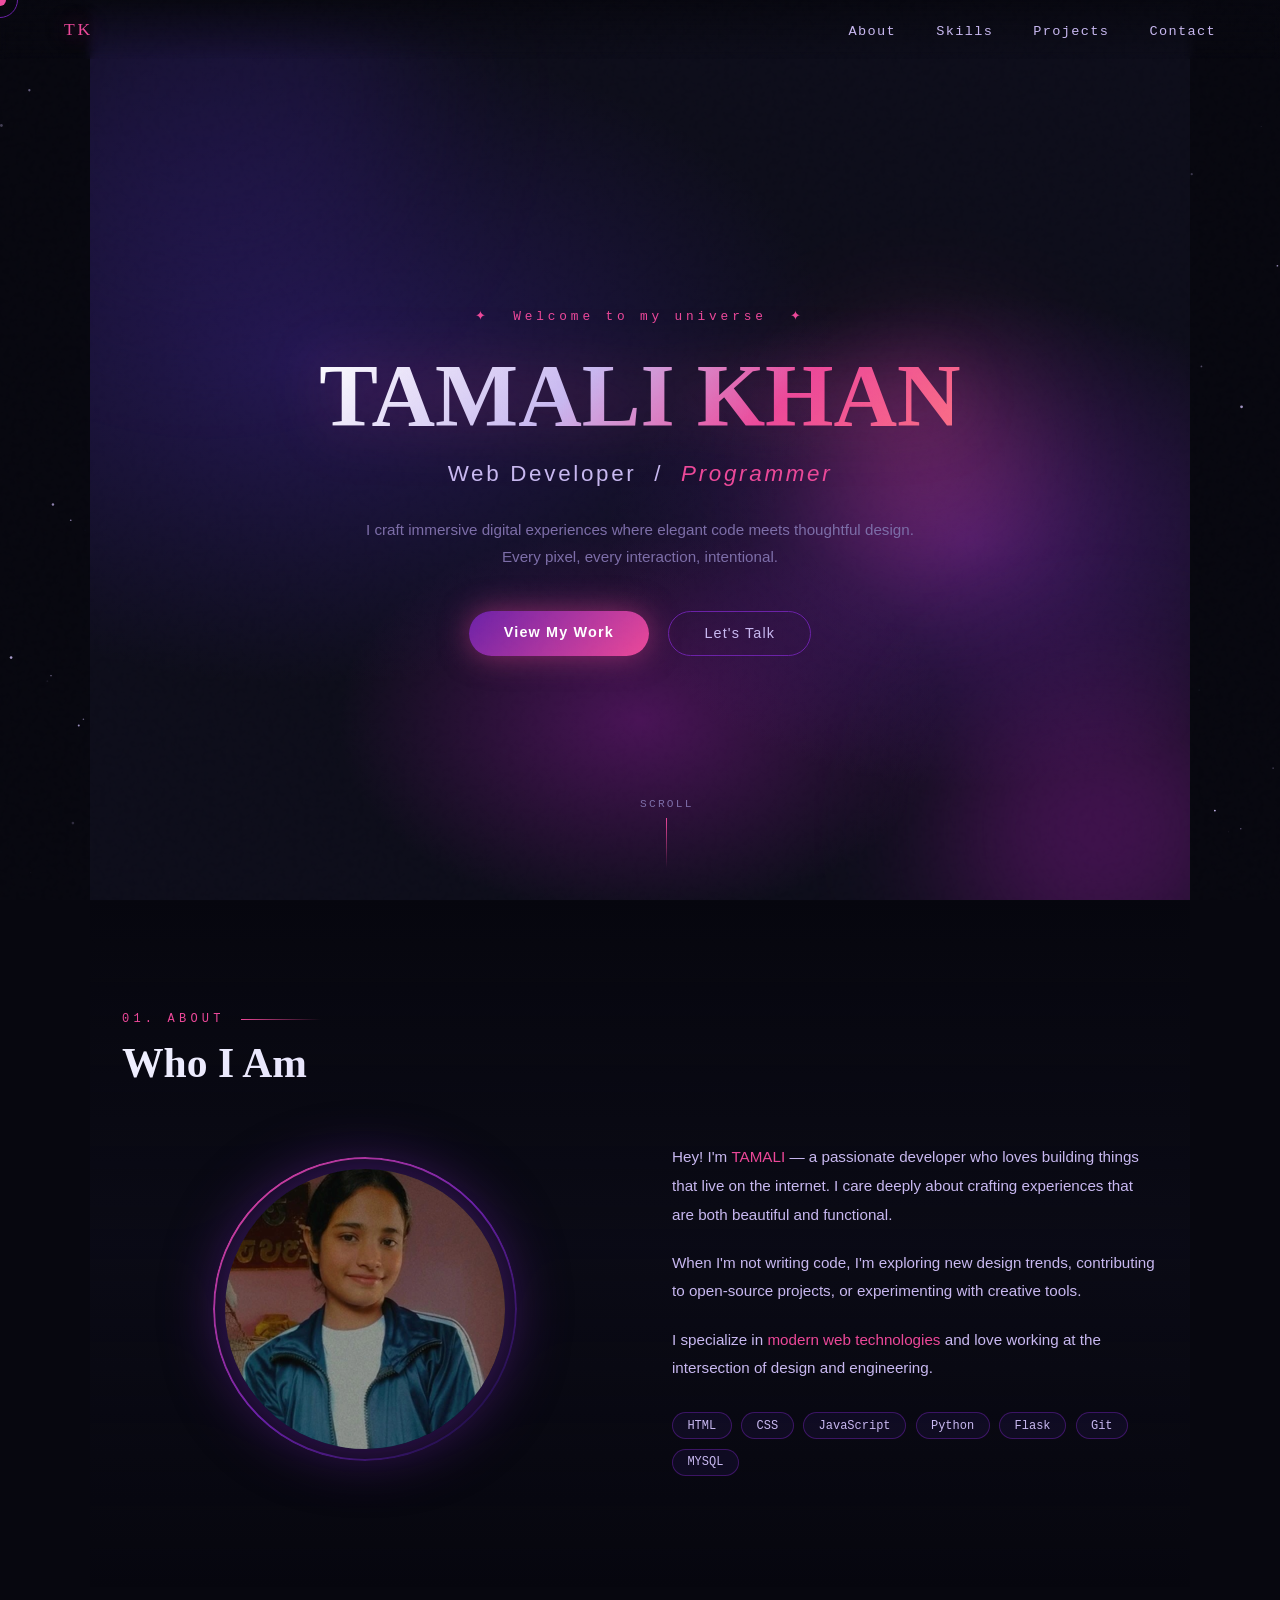
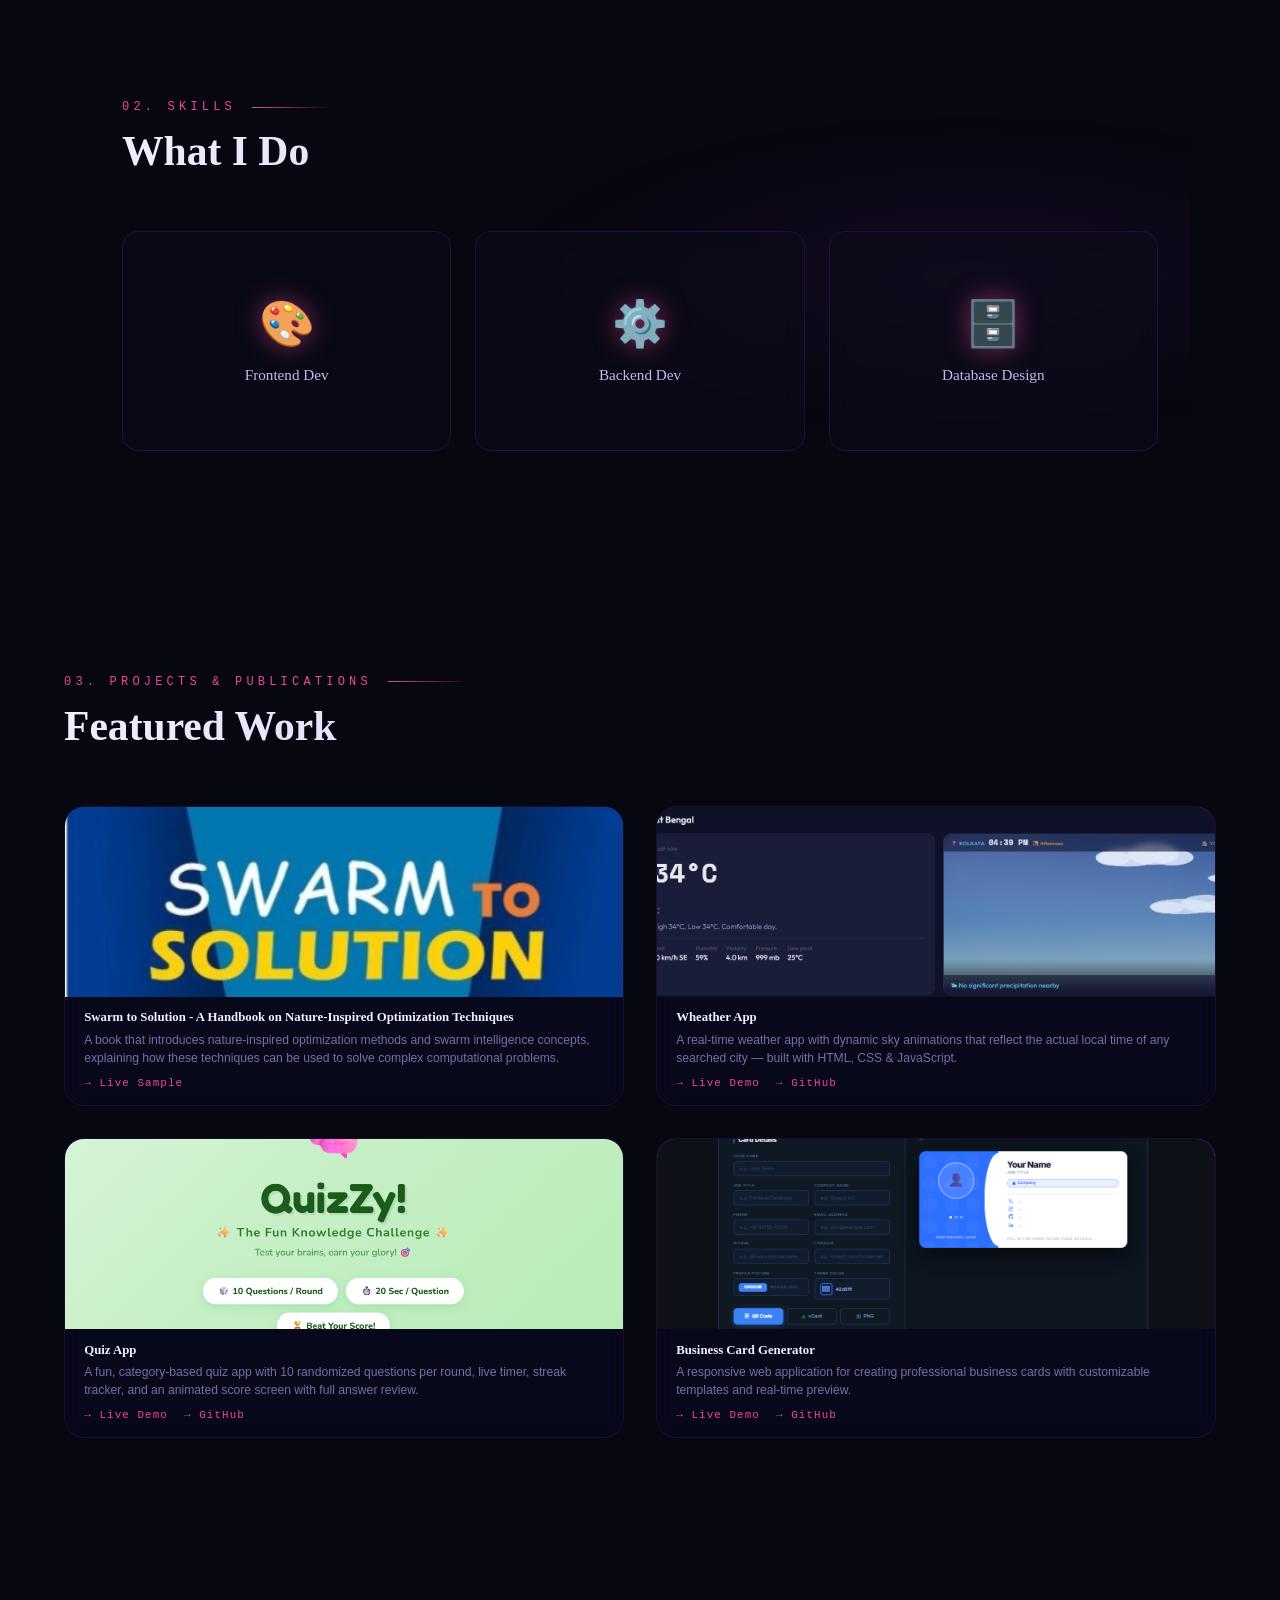
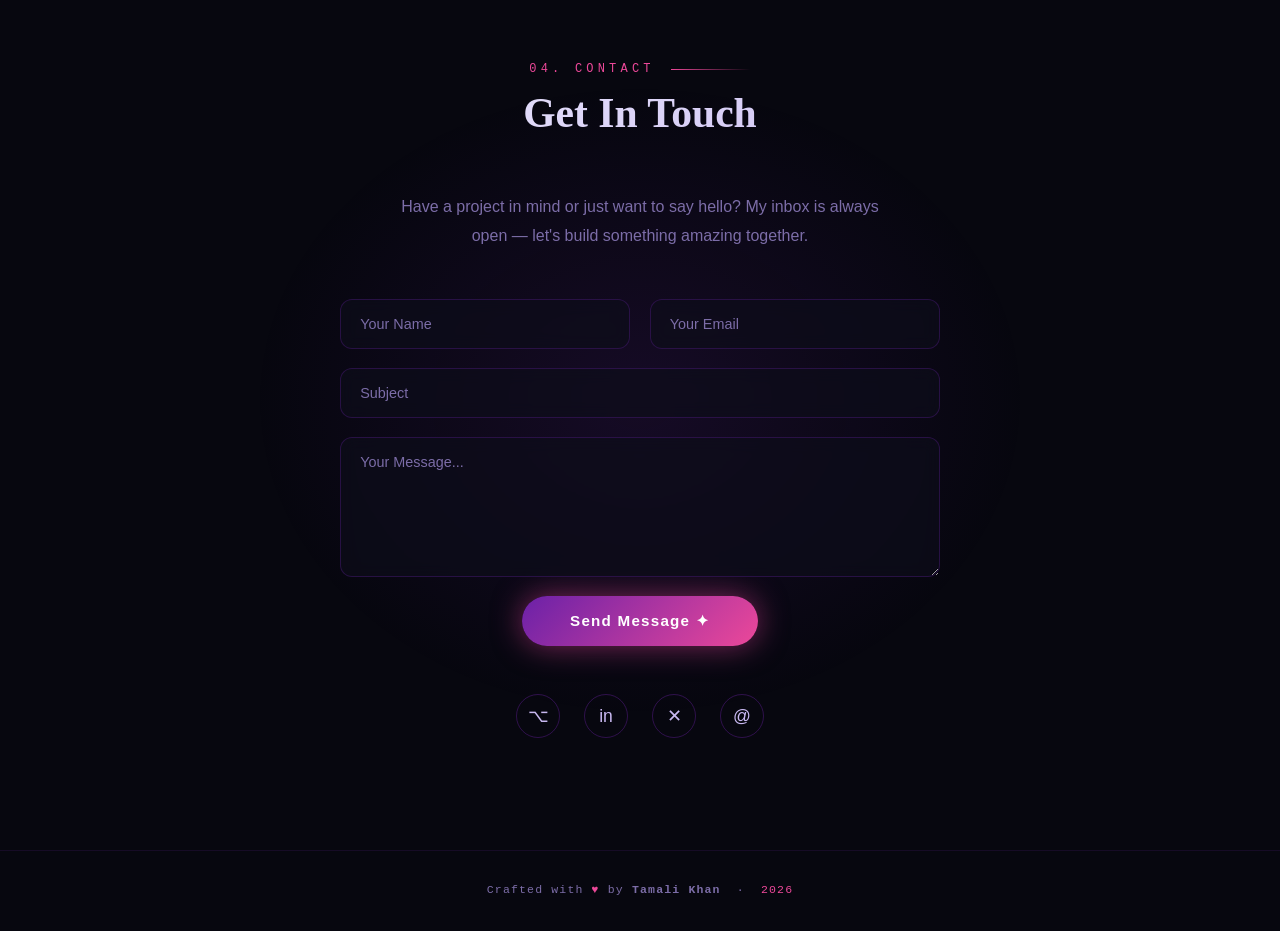
<file: frontend/index.html>
<!DOCTYPE html>
<html lang="en">
<head>
  <meta charset="UTF-8" />
  <meta name="viewport" content="width=device-width, initial-scale=1.0"/>
  <title>Portfolio</title>
  <link rel="stylesheet" href="style.css">
  
 
</head>
<body>

<!-- Custom cursor -->
<div class="cursor" id="cursor"></div>
<div class="cursor-ring" id="cursorRing"></div>

<!-- Stars -->
<canvas class="stars-canvas" id="stars"></canvas>

<!-- NAV -->
<nav>
  <div class="nav-logo">TK</div>
  <ul>
    <li><a href="#about">About</a></li>
    <li><a href="#skills">Skills</a></li>
    <li><a href="#projects">Projects</a></li>
    <li><a href="#contact">Contact</a></li>
  </ul>
</nav>

<!-- HERO -->
<section id="hero">
  <div class="orb orb-1"></div>
  <div class="orb orb-2"></div>
  <div class="orb orb-3"></div>
  <div class="hero-content">
    <p class="hero-tag">✦ &nbsp;Welcome to my universe&nbsp; ✦</p>
    <h1 class="hero-name">TAMALI KHAN</h1>
    <p class="hero-title">Web Developer &nbsp;/&nbsp; <span>Programmer</span></p>
    <p class="hero-desc">I craft immersive digital experiences where elegant code meets thoughtful design. Every pixel, every interaction, intentional.</p>
    <div class="hero-btns">
      <a href="#projects" class="btn-primary">View My Work</a>
      <a href="#contact" class="btn-outline">Let's Talk</a>
    </div>
  </div>
  <div class="scroll-hint">
    <span>SCROLL</span>
    <div class="scroll-line"></div>
  </div>
</section>

<!-- ABOUT -->
<section id="about">
  <p class="section-label reveal">01. ABOUT</p>
  <h2 class="section-title reveal">Who I Am</h2>
  <div class="about-grid">
    <div class="about-visual reveal">
      <div class="avatar-wrap">
        <div class="avatar-ring"></div>
        <div class="avatar-inner"><img src="myimg.png" alt=""></div>
      </div>
    </div>
    <div class="about-text reveal">
      <p>Hey! I'm <strong>TAMALI</strong> — a passionate developer who loves building things that live on the internet. I care deeply about crafting experiences that are both beautiful and functional.</p>
      <p>When I'm not writing code, I'm exploring new design trends, contributing to open-source projects, or experimenting with creative tools.</p>
      <p>I specialize in <strong>modern web technologies</strong> and love working at the intersection of design and engineering.</p>
      <div class="tech-chips">
        <span class="chip">HTML</span>
        <span class="chip">CSS</span>
        <span class="chip">JavaScript</span>
        <span class="chip">Python</span>
        <span class="chip">Flask</span>
        <span class="chip">Git</span>
        <span class="chip">MYSQL</span>
      </div>
    </div>
  </div>
</section>

<!-- SKILLS -->
<section id="skills">
  <p class="section-label reveal">02. SKILLS</p>
  <h2 class="section-title reveal">What I Do</h2>
  <div class="skills-grid">

    <div class="skill-card reveal">
      <div class="skill-card-inner">
        <div class="skill-front">
          <div class="skill-icon">🎨</div>
          <div class="skill-name">Frontend Dev</div>
        </div>
        <div class="skill-back">
          <div class="skill-name">Frontend Dev</div>
          <ul>
            <li>HTML</li>
            <li>CSS</li>
            <li>JavaScript</li>
          </ul>
        </div>
      </div>
    </div>

    <div class="skill-card reveal">
      <div class="skill-card-inner">
        <div class="skill-front">
          <div class="skill-icon">⚙️</div>
          <div class="skill-name">Backend Dev</div>
        </div>
        <div class="skill-back">
          <div class="skill-name">Backend Dev</div>
          <ul>
            <li>Python</li>
            <li>Flask</li>
          </ul>
        </div>
      </div>
    </div>

    <div class="skill-card reveal">
      <div class="skill-card-inner">
        <div class="skill-front">
          <div class="skill-icon">🗄️</div>
          <div class="skill-name">Database Design</div>
        </div>
        <div class="skill-back">
          <div class="skill-name">Database Design</div>
          <ul>
            <li>MySQL</li>
          </ul>
        </div>
      </div>
    </div>

  </div>
</section>

<!-- PROJECTS -->
<section id="projects">
  <p class="section-label reveal">03. PROJECTS & PUBLICATIONS</p>
  <h2 class="section-title reveal">Featured Work</h2>
  <div class="projects-grid">

        <div class="project-card reveal">
      <div class="project-thumb">
        <div class="project-thumb-bg" style="background:linear-gradient(135deg,#2d1b69,#a21caf);"></div>
        <span class="project-badge">Book</span>
        <div class="project-num"><img src="book2.png" alt="Project Image"></div>
      </div>
      <div class="project-body">
        <h3 class="project-title">Swarm to Solution - A Handbook on Nature-Inspired Optimization Techniques</h3>
        <p class="project-desc">A book that introduces nature-inspired optimization methods and swarm intelligence concepts, explaining how these techniques can be used to solve complex computational problems.</p>
        <div class="project-links">
          <a href="https://bit.ly/4q809la" class="project-link">→ Live Sample</a>
        </div>
      </div>
    </div>

    <div class="project-card reveal">
      <div class="project-thumb">
        <div class="project-thumb-bg" style="background:linear-gradient(135deg,#1a1a4e,#6b21a8);"></div>
        <div class="project-num"><img src="wheather.png" alt="Project Image"></div>
        <span class="project-badge">Web App</span>
      </div>
      <div class="project-body">
        <h3 class="project-title">Wheather App</h3>
        <p class="project-desc">A real-time weather app with dynamic sky animations that reflect the actual local time of any searched city — built with HTML, CSS & JavaScript.</p>
        <div class="project-links">
          <a href="https://weather-app-psi-self-93.vercel.app/" class="project-link">→ Live Demo</a>
          <a href="https://github.com/Tamali2005/Weather-App" class="project-link">→ GitHub</a>
        </div>
      </div>
    </div>

    <div class="project-card reveal">
      <div class="project-thumb">
        <div class="project-thumb-bg" style="background:linear-gradient(135deg,#1a1a4e,#6b21a8);"></div>
        <div class="project-num"><img src="quizzy.png" alt="Project Image"></div>
        <span class="project-badge">Web App</span>
      </div>
      <div class="project-body">
        <h3 class="project-title">Quiz App</h3>
        <p class="project-desc">A fun, category-based quiz app with 10 randomized questions per round, live timer, streak tracker, and an animated score screen with full answer review.</p>
        <div class="project-links">
          <a href="https://quize-app-umber.vercel.app/" class="project-link">→ Live Demo</a>
          <a href="https://github.com/Tamali2005/Quize-App" class="project-link">→ GitHub</a>
        </div>
      </div>
    </div>

    <div class="project-card reveal">
      <div class="project-thumb">
        <div class="project-thumb-bg" style="background:linear-gradient(135deg,#a21caf,#ec4899);"></div>
        <div class="project-num"><img src="card.png" alt="Project Image"></div>
        <span class="project-badge">Frontend Design</span>
      </div>
      <div class="project-body">
        <h3 class="project-title">Business Card Generator</h3>
        <p class="project-desc">A responsive web application for creating professional business cards with customizable templates and real-time preview.</p>
        <div class="project-links">
          <a href="https://digital-card-sepia-delta.vercel.app/" class="project-link">→ Live Demo</a>
          <a href="https://github.com/Tamali2005/DigitalCard" class="project-link">→ GitHub</a>
        </div>
      </div>
    </div>

    <!-- <div class="project-card reveal">
      <div class="project-thumb">
        <div class="project-thumb-bg" style="background:linear-gradient(135deg,#1a1a4e,#6b21a8);"></div>
        <div class="project-num"><img src="appimg.png" alt="Project Image"></div>
        <span class="project-badge">Web App</span>
      </div>
      <div class="project-body">
        <h3 class="project-title">Student Complaint Management System</h3>
        <p class="project-desc">A web application built with Flask and vanila JS Features real-time data and a beautiful dashboard interface.</p>
        <div class="project-links">
          <a href="https://techsprint-project-2-0-3mfz.vercel.app/" class="project-link">→ Live Demo</a>
          <a href="https://github.com/Tamali2005/techsprint-Project-2.0" class="project-link">→ GitHub</a>
        </div>
      </div>
    </div> -->

  </div>
</section>

<!-- CONTACT -->
<section id="contact">
  <p class="section-label reveal" style="justify-content:center;">04. CONTACT</p>
  <h2 class="section-title reveal">Get In Touch</h2>
  <p class="contact-subtitle reveal">Have a project in mind or just want to say hello? My inbox is always open — let's build something amazing together.</p>
  <form action="https://formspree.io/f/mkoqykjj" id="contact-form" class="contact-form reveal" method="POST">
    <div class="form-row">
  
      <input type="text" class="form-input" name="name" placeholder="Your Name" required />
      
      <input type="email" class="form-input" name="email" placeholder="Your Email" required />
    </div>

      <input type="text" class="form-input" name="subject" placeholder="Subject" />
      
      <textarea name="message" class="form-textarea" placeholder="Your Message..." required></textarea>
      
      <button type="submit" class="form-submit">Send Message ✦</button>

</form>
      <!-- <input type="text" class="form-input" placeholder="Your Name" />
      <input type="email" class="form-input" placeholder="Your Email" />
    </div>
    <input type="text" class="form-input" placeholder="Subject" />
    <textarea class="form-textarea" placeholder="Your Message..."></textarea>
    <button type="submit" class="form-submit">Send Message ✦</button> -->
  </form>

  <p id="success-msg" style="display:none; color: lightgreen; text-align:center;">
  ✅ Message sent successfully!
</p>
  <div class="social-row reveal">
    <a href="https://github.com/Tamali2005" class="social-link" title="GitHub">⌥</a>
    <a href="https://www.linkedin.com/in/tamali-khan-51981830a/" class="social-link" title="LinkedIn">in</a>
    <a href="https://x.com/TamaliKhan" class="social-link" title="Twitter">✕</a>
    <a href="mailto:tamalikhan2021@gmail.com" class="social-link" title="Email">@</a>
  </div>
</section>

<footer>
  Crafted with <span>♥</span> by <strong>Tamali Khan</strong> &nbsp;·&nbsp; <span>2026</span>
</footer>

<script>
  // --- Cursor ---
  const cursor = document.getElementById('cursor');
  const ring = document.getElementById('cursorRing');
  document.addEventListener('mousemove', e => {
    cursor.style.left = e.clientX + 'px';
    cursor.style.top  = e.clientY + 'px';
    setTimeout(()=>{ ring.style.left = e.clientX+'px'; ring.style.top = e.clientY+'px'; }, 80);
  });

  // --- Stars ---
  const canvas = document.getElementById('stars');
  const ctx = canvas.getContext('2d');
  let stars = [];
  function resize(){ canvas.width=innerWidth; canvas.height=innerHeight; }
  function initStars(){
    stars=[];
    for(let i=0;i<180;i++) stars.push({
      x:Math.random()*canvas.width, y:Math.random()*canvas.height,
      r:Math.random()*1.2+.2, o:Math.random(), d:Math.random()*.0005+.0002
    });
  }
  function drawStars(){
    ctx.clearRect(0,0,canvas.width,canvas.height);
    stars.forEach(s=>{
      s.o += s.d; if(s.o>1||s.o<0) s.d*=-1;
      ctx.beginPath(); ctx.arc(s.x,s.y,s.r,0,Math.PI*2);
      ctx.fillStyle=`rgba(200,184,240,${s.o})`; ctx.fill();
    });
    requestAnimationFrame(drawStars);
  }
  window.addEventListener('resize',()=>{resize();initStars();});
  resize(); initStars(); drawStars();

  // --- Scroll reveal ---
  const observer = new IntersectionObserver(entries => {
    entries.forEach(e => { if(e.isIntersecting) e.target.classList.add('visible'); });
  }, { threshold:.15 });
  document.querySelectorAll('.reveal').forEach(el => observer.observe(el));

  // --- Skill bars on reveal ---
  const barObserver = new IntersectionObserver(entries => {
    entries.forEach(e => {
      if(e.isIntersecting){
        e.target.querySelectorAll('.skill-bar-fill').forEach(bar=>{
          bar.style.width = bar.dataset.width;
        });
      }
    });
  }, { threshold:.3 });
  document.querySelectorAll('#skills').forEach(el=>barObserver.observe(el));

const form = document.getElementById("contact-form");

form.addEventListener("submit", async function(e) {
  e.preventDefault(); // page reload bondho korbe

  const data = new FormData(form);

  const response = await fetch("https://formspree.io/f/mkoqykjj", {
    method: "POST",
    body: data,
    headers: {
      'Accept': 'application/json'
    }
  });

  if (response.ok) {
    document.getElementById("success-msg").style.display = "block";
    form.reset();
  } else {
    alert("Something went wrong!");
  }
});
</script>
</body>
</html>
</file>
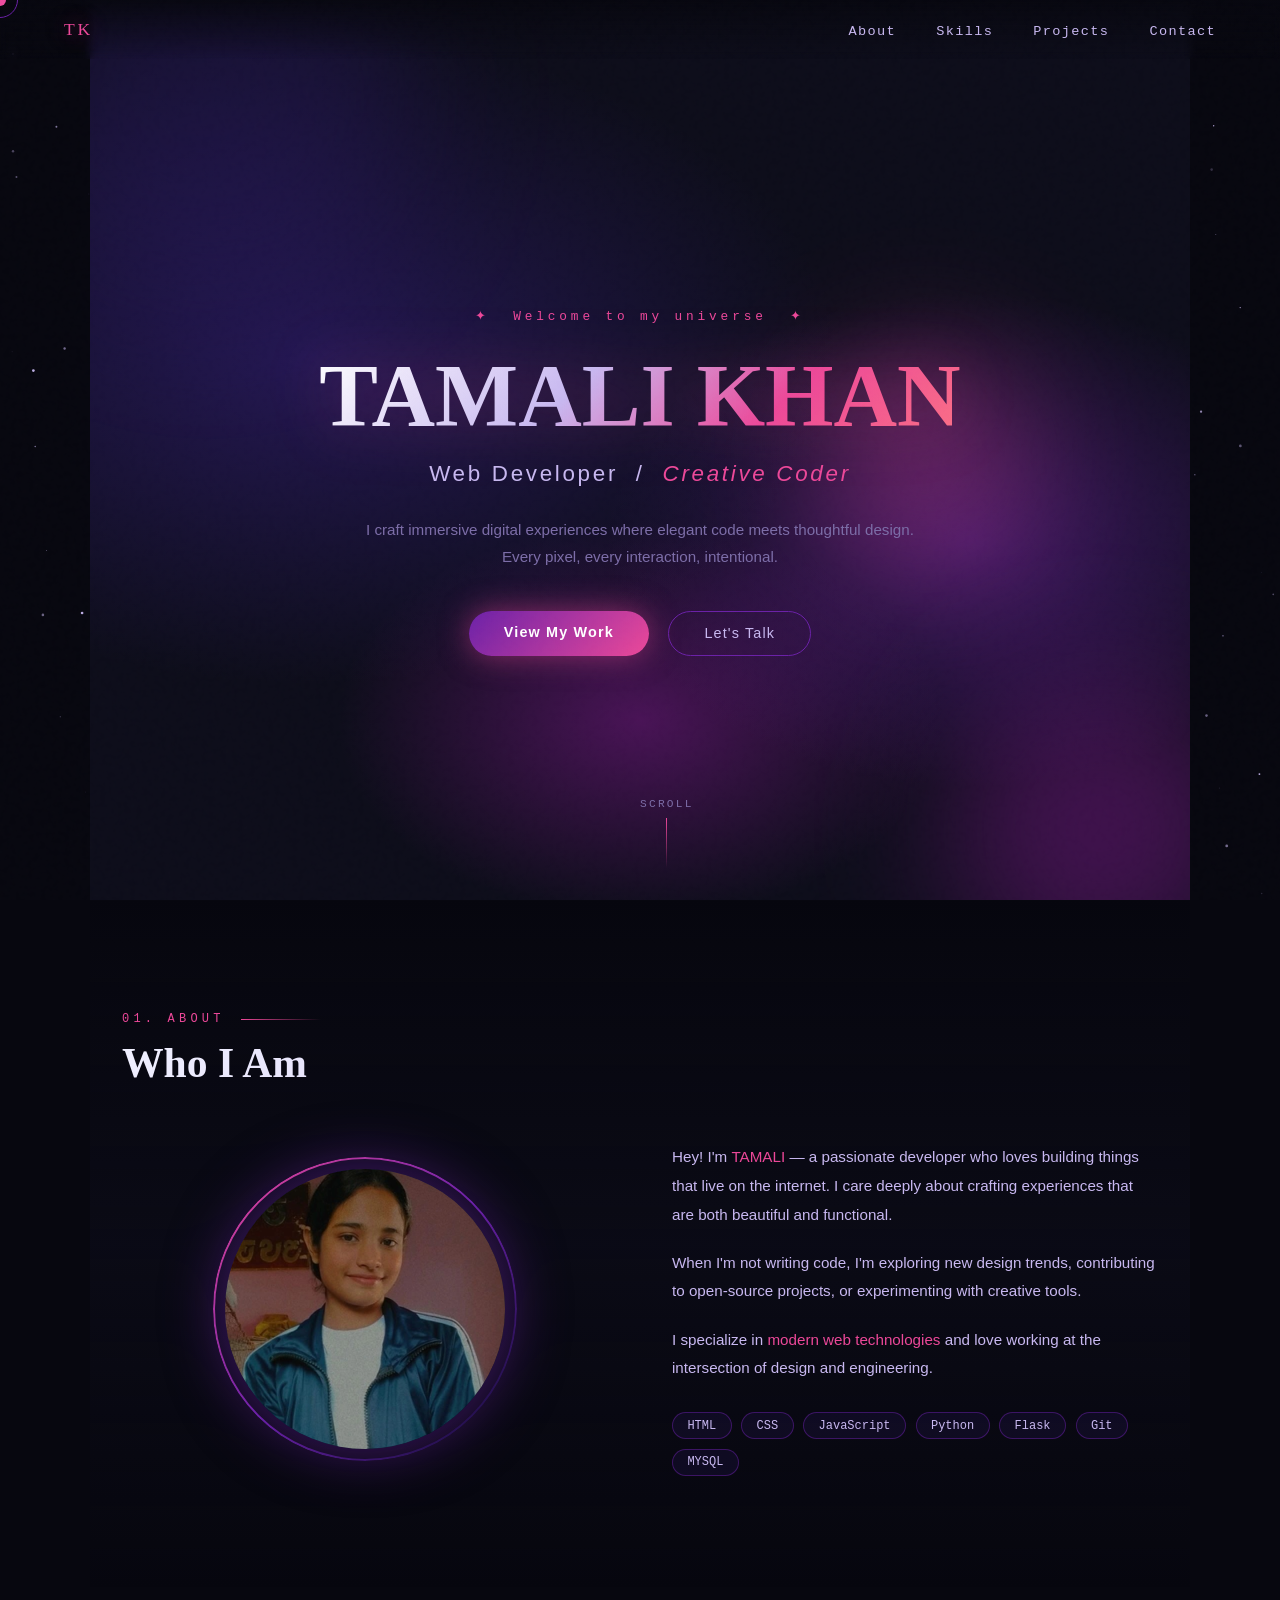
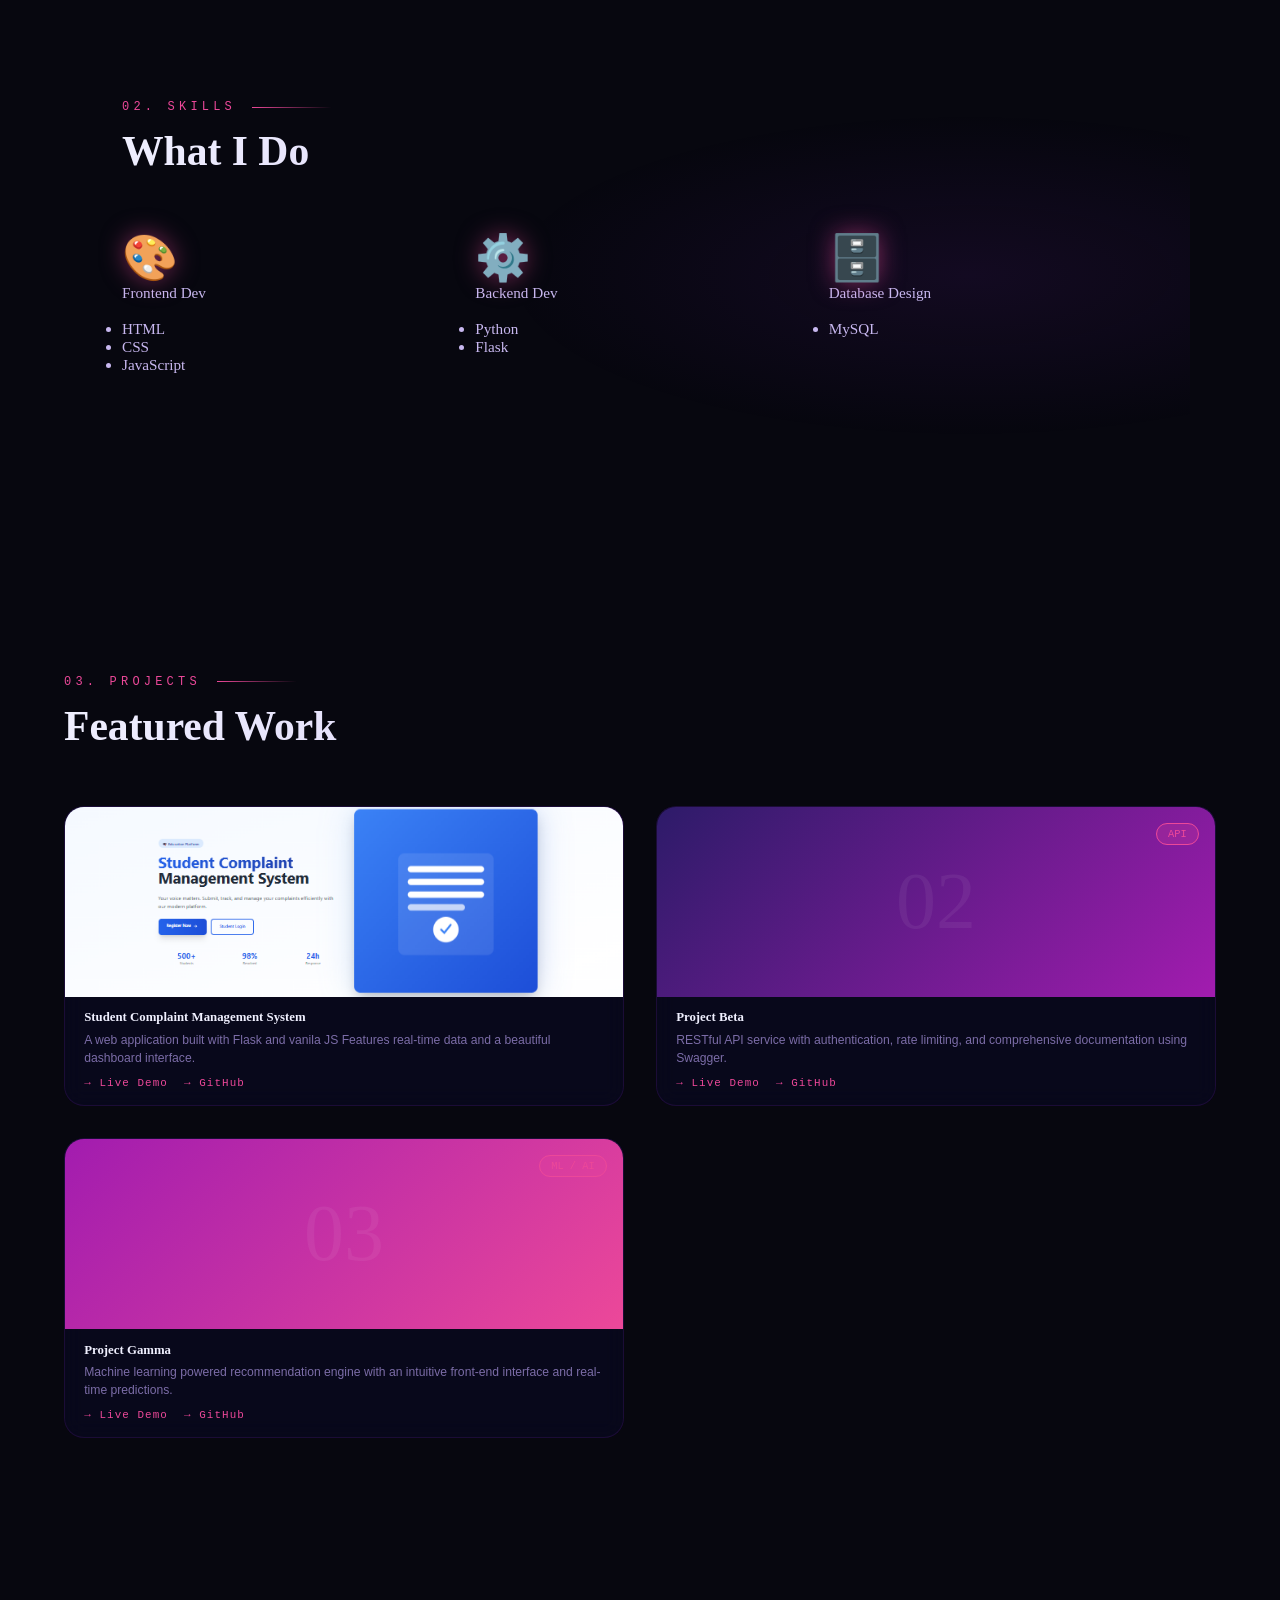
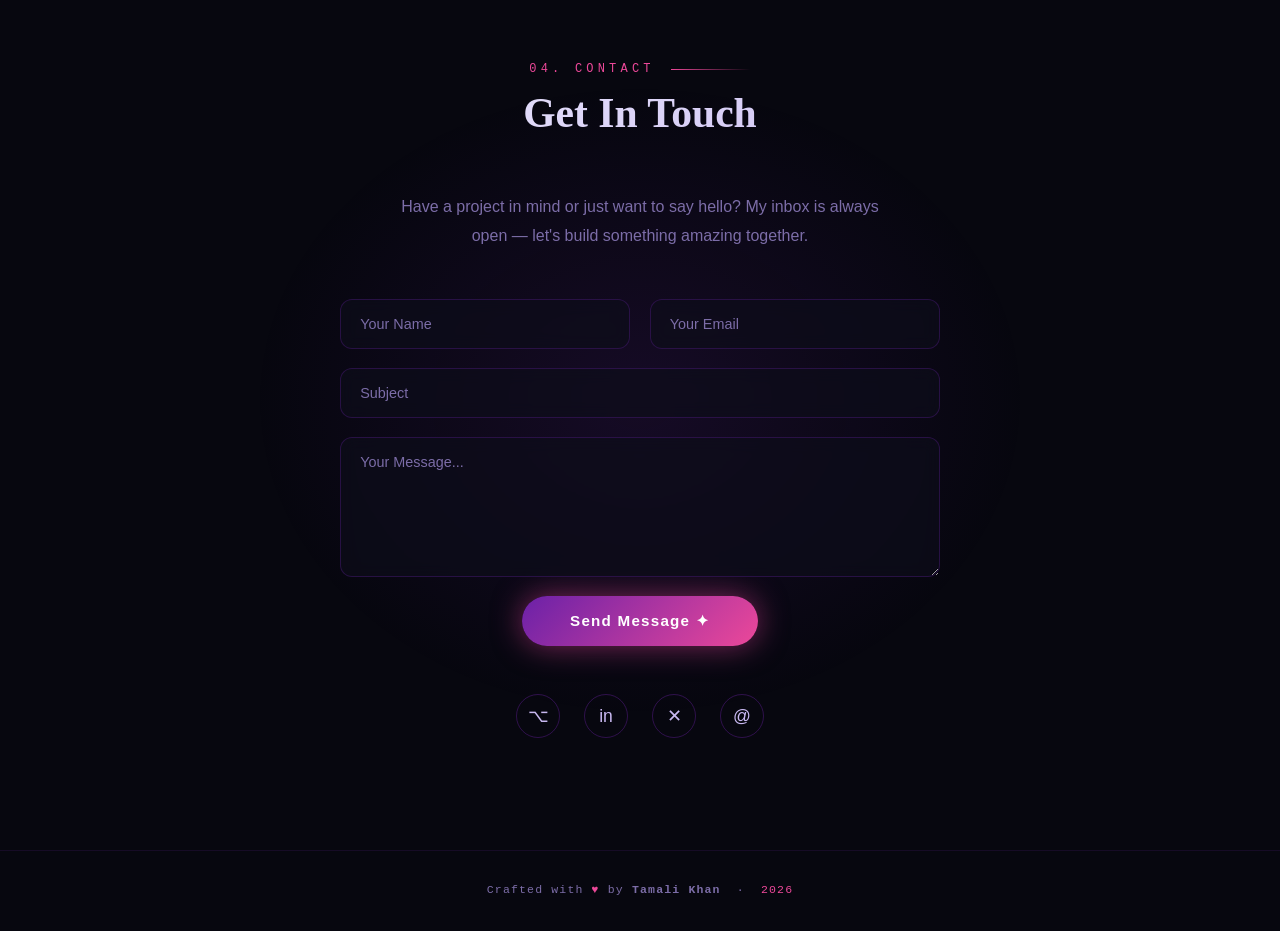
<file: frontend/my.html>
<!DOCTYPE html>
<html lang="en">
<head>
  <meta charset="UTF-8" />
  <meta name="viewport" content="width=device-width, initial-scale=1.0"/>
  <title>Portfolio</title>
  <link rel="stylesheet" href="style.css">
  
 
</head>
<body>

<!-- Custom cursor -->
<div class="cursor" id="cursor"></div>
<div class="cursor-ring" id="cursorRing"></div>

<!-- Stars -->
<canvas class="stars-canvas" id="stars"></canvas>

<!-- NAV -->
<nav>
  <div class="nav-logo">TK</div>
  <ul>
    <li><a href="#about">About</a></li>
    <li><a href="#skills">Skills</a></li>
    <li><a href="#projects">Projects</a></li>
    <li><a href="#contact">Contact</a></li>
  </ul>
</nav>

<!-- HERO -->
<section id="hero">
  <div class="orb orb-1"></div>
  <div class="orb orb-2"></div>
  <div class="orb orb-3"></div>
  <div class="hero-content">
    <p class="hero-tag">✦ &nbsp;Welcome to my universe&nbsp; ✦</p>
    <h1 class="hero-name">TAMALI KHAN</h1>
    <p class="hero-title">Web Developer &nbsp;/&nbsp; <span>Creative Coder</span></p>
    <p class="hero-desc">I craft immersive digital experiences where elegant code meets thoughtful design. Every pixel, every interaction, intentional.</p>
    <div class="hero-btns">
      <a href="#projects" class="btn-primary">View My Work</a>
      <a href="#contact" class="btn-outline">Let's Talk</a>
    </div>
  </div>
  <div class="scroll-hint">
    <span>SCROLL</span>
    <div class="scroll-line"></div>
  </div>
</section>

<!-- ABOUT -->
<section id="about">
  <p class="section-label reveal">01. ABOUT</p>
  <h2 class="section-title reveal">Who I Am</h2>
  <div class="about-grid">
    <div class="about-visual reveal">
      <div class="avatar-wrap">
        <div class="avatar-ring"></div>
        <div class="avatar-inner"><img src="myimg.png" alt=""></div>
      </div>
    </div>
    <div class="about-text reveal">
      <p>Hey! I'm <strong>TAMALI</strong> — a passionate developer who loves building things that live on the internet. I care deeply about crafting experiences that are both beautiful and functional.</p>
      <p>When I'm not writing code, I'm exploring new design trends, contributing to open-source projects, or experimenting with creative tools.</p>
      <p>I specialize in <strong>modern web technologies</strong> and love working at the intersection of design and engineering.</p>
      <div class="tech-chips">
        <span class="chip">HTML</span>
        <span class="chip">CSS</span>
        <span class="chip">JavaScript</span>
        <span class="chip">Python</span>
        <span class="chip">Flask</span>
        <span class="chip">Git</span>
        <span class="chip">MYSQL</span>
      </div>
    </div>
  </div>
</section>

<!-- SKILLS -->
<section id="skills">
  <p class="section-label reveal">02. SKILLS</p>
  <h2 class="section-title reveal">What I Do</h2>
  <div class="skills-grid">
    <div class="skill-card reveal">
      <div class="skill-icon">🎨</div>
      <div class="skill-name">Frontend Dev
        <br>
        <br>
        <ul>
          <li>HTML</li>
          <li>CSS</li>
          <li>JavaScript</li>
        </ul>
      </div>
      
      <div class="skill-bar-track"><div class="skill-bar-fill" data-width="90%"></div></div>
    </div>
    <div class="skill-card reveal">
      <div class="skill-icon">⚙️</div>
      <div class="skill-name">Backend Dev
        <br><br>
        <ul>
            <li>Python</li>
            <li>Flask</li>
        </ul>
      </div>
      <div class="skill-bar-track"><div class="skill-bar-fill" data-width="50%"></div></div>
    </div>
    <div class="skill-card reveal">
      <div class="skill-icon">🗄️</div>
      <div class="skill-name">Database Design
        <br><br>
        <ul>
            <li>MySQL</li>
        </ul>
      </div>
      <div class="skill-bar-track"><div class="skill-bar-fill" data-width="80%"></div></div>
    </div>
</section>

<!-- PROJECTS -->
<section id="projects">
  <p class="section-label reveal">03. PROJECTS</p>
  <h2 class="section-title reveal">Featured Work</h2>
  <div class="projects-grid">

    <div class="project-card reveal">
      <div class="project-thumb">
        <div class="project-thumb-bg" style="background:linear-gradient(135deg,#1a1a4e,#6b21a8);"></div>
        <div class="project-num"><img src="appimg.png" alt="Project Image"></div>
        <span class="project-badge">Web App</span>
      </div>
      <div class="project-body">
        <h3 class="project-title">Student Complaint Management System</h3>
        <p class="project-desc">A web application built with Flask and vanila JS Features real-time data and a beautiful dashboard interface.</p>
        <div class="project-links">
          <a href="https://techsprint-project-2-0-3mfz.vercel.app/" class="project-link">→ Live Demo</a>
          <a href="https://github.com/Tamali2005/techsprint-Project-2.0" class="project-link">→ GitHub</a>
        </div>
      </div>
    </div>

    <div class="project-card reveal">
      <div class="project-thumb">
        <div class="project-thumb-bg" style="background:linear-gradient(135deg,#2d1b69,#a21caf);"></div>
        <div class="project-num">02</div>
        <span class="project-badge">API</span>
      </div>
      <div class="project-body">
        <h3 class="project-title">Project Beta</h3>
        <p class="project-desc">RESTful API service with authentication, rate limiting, and comprehensive documentation using Swagger.</p>
        <div class="project-links">
          <a href="#" class="project-link">→ Live Demo</a>
          <a href="#" class="project-link">→ GitHub</a>
        </div>
      </div>
    </div>

    <div class="project-card reveal">
      <div class="project-thumb">
        <div class="project-thumb-bg" style="background:linear-gradient(135deg,#a21caf,#ec4899);"></div>
        <div class="project-num">03</div>
        <span class="project-badge">ML / AI</span>
      </div>
      <div class="project-body">
        <h3 class="project-title">Project Gamma</h3>
        <p class="project-desc">Machine learning powered recommendation engine with an intuitive front-end interface and real-time predictions.</p>
        <div class="project-links">
          <a href="#" class="project-link">→ Live Demo</a>
          <a href="#" class="project-link">→ GitHub</a>
        </div>
      </div>
    </div>

  </div>
</section>

<!-- CONTACT -->
<section id="contact">
  <p class="section-label reveal" style="justify-content:center;">04. CONTACT</p>
  <h2 class="section-title reveal">Get In Touch</h2>
  <p class="contact-subtitle reveal">Have a project in mind or just want to say hello? My inbox is always open — let's build something amazing together.</p>
  <form class="contact-form reveal" onsubmit="return false;">
    <div class="form-row">
      <input type="text" class="form-input" placeholder="Your Name" />
      <input type="email" class="form-input" placeholder="Your Email" />
    </div>
    <input type="text" class="form-input" placeholder="Subject" />
    <textarea class="form-textarea" placeholder="Your Message..."></textarea>
    <button type="submit" class="form-submit">Send Message ✦</button>
  </form>
  <div class="social-row reveal">
    <a href="https://github.com/Tamali2005" class="social-link" title="GitHub">⌥</a>
    <a href="https://www.linkedin.com/in/tamali-khan-51981830a/" class="social-link" title="LinkedIn">in</a>
    <a href="https://x.com/TamaliKhan" class="social-link" title="Twitter">✕</a>
    <a href="mailto:tamalikhan2021@gmail.com" class="social-link" title="Email">@</a>
  </div>
</section>

<footer>
  Crafted with <span>♥</span> by <strong>Tamali Khan</strong> &nbsp;·&nbsp; <span>2026</span>
</footer>

<script>
  // --- Cursor ---
  const cursor = document.getElementById('cursor');
  const ring = document.getElementById('cursorRing');
  document.addEventListener('mousemove', e => {
    cursor.style.left = e.clientX + 'px';
    cursor.style.top  = e.clientY + 'px';
    setTimeout(()=>{ ring.style.left = e.clientX+'px'; ring.style.top = e.clientY+'px'; }, 80);
  });

  // --- Stars ---
  const canvas = document.getElementById('stars');
  const ctx = canvas.getContext('2d');
  let stars = [];
  function resize(){ canvas.width=innerWidth; canvas.height=innerHeight; }
  function initStars(){
    stars=[];
    for(let i=0;i<180;i++) stars.push({
      x:Math.random()*canvas.width, y:Math.random()*canvas.height,
      r:Math.random()*1.2+.2, o:Math.random(), d:Math.random()*.0005+.0002
    });
  }
  function drawStars(){
    ctx.clearRect(0,0,canvas.width,canvas.height);
    stars.forEach(s=>{
      s.o += s.d; if(s.o>1||s.o<0) s.d*=-1;
      ctx.beginPath(); ctx.arc(s.x,s.y,s.r,0,Math.PI*2);
      ctx.fillStyle=`rgba(200,184,240,${s.o})`; ctx.fill();
    });
    requestAnimationFrame(drawStars);
  }
  window.addEventListener('resize',()=>{resize();initStars();});
  resize(); initStars(); drawStars();

  // --- Scroll reveal ---
  const observer = new IntersectionObserver(entries => {
    entries.forEach(e => { if(e.isIntersecting) e.target.classList.add('visible'); });
  }, { threshold:.15 });
  document.querySelectorAll('.reveal').forEach(el => observer.observe(el));

  // --- Skill bars on reveal ---
  const barObserver = new IntersectionObserver(entries => {
    entries.forEach(e => {
      if(e.isIntersecting){
        e.target.querySelectorAll('.skill-bar-fill').forEach(bar=>{
          bar.style.width = bar.dataset.width;
        });
      }
    });
  }, { threshold:.3 });
  document.querySelectorAll('#skills').forEach(el=>barObserver.observe(el));
</script>
</body>
</html>
</file>
<file: frontend/style.css>
:root {
      --black:    #07070f;
      --deep:     #0d0d1a;
      --navy:     #0a0a2e;
      --indigo:   #1a1a4e;
      --violet:   #2d1b69;
      --purple:   #6b21a8;
      --magenta:  #a21caf;
      --pink:     #ec4899;
      --rose:     #fb7185;
      --white:    #f0f0ff;
      --soft:     #c8b8f0;
      --muted:    #7c6da8;
      --glow-p:   rgba(107,33,168,0.6);
      --glow-pk:  rgba(236,72,153,0.5);
    }

    *, *::before, *::after { margin:0; padding:0; box-sizing:border-box; }

    html { scroll-behavior: smooth; }

    body {
      background: var(--black);
      color: var(--white);
      font-family: 'Outfit', sans-serif;
      overflow-x: hidden;
      cursor: none;
    }

    /* ── Custom cursor ── */
    .cursor {
      position: fixed; width: 12px; height: 12px;
      background: var(--pink); border-radius: 50%;
      pointer-events: none; z-index: 9999;
      transform: translate(-50%,-50%);
      transition: transform .1s, background .3s;
      mix-blend-mode: screen;
    }
    .cursor-ring {
      position: fixed; width: 36px; height: 36px;
      border: 1px solid var(--purple);
      border-radius: 50%; pointer-events: none; z-index: 9998;
      transform: translate(-50%,-50%);
      transition: transform .25s ease, border-color .3s;
    }

    /* ── Noise overlay ── */
    body::before {
      content:''; position:fixed; inset:0;
      background-image: url("data:image/svg+xml,%3Csvg viewBox='0 0 200 200' xmlns='http://www.w3.org/2000/svg'%3E%3Cfilter id='n'%3E%3CfeTurbulence type='fractalNoise' baseFrequency='0.75' numOctaves='4' stitchTiles='stitch'/%3E%3C/filter%3E%3Crect width='100%25' height='100%25' filter='url(%23n)' opacity='0.04'/%3E%3C/svg%3E");
      pointer-events:none; z-index:1000; opacity:.4;
    }

    /* ── Scrollbar ── */
    ::-webkit-scrollbar { width:5px; }
    ::-webkit-scrollbar-track { background: var(--deep); }
    ::-webkit-scrollbar-thumb { background: var(--purple); border-radius:10px; }

    /* ── NAV ── */
    nav {
      position: fixed; top:0; width:100%; z-index:900;
      padding: 1.2rem 4rem;
      display: flex; justify-content: space-between; align-items: center;
      background: linear-gradient(to bottom, rgba(7,7,15,.95), transparent);
      backdrop-filter: blur(4px);
    }
    .nav-logo {
      font-family: 'Cinzel Decorative', serif;
      font-size: 1.1rem; color: var(--pink);
      letter-spacing: .15em;
      text-shadow: 0 0 20px var(--glow-pk);
    }
    nav ul { list-style:none; display:flex; gap:2.5rem; }
    nav ul a {
      text-decoration:none; color: var(--soft);
      font-size: .85rem; letter-spacing:.1em;
      font-family: 'Space Mono', monospace;
      position:relative; transition: color .3s;
    }
    nav ul a::after {
      content:''; position:absolute; bottom:-4px; left:0;
      width:0; height:1px;
      background: linear-gradient(90deg, var(--pink), var(--purple));
      transition: width .4s ease;
    }
    nav ul a:hover { color: var(--pink); }
    nav ul a:hover::after { width:100%; }

    /* ── HERO ── */
    #hero {
      min-height: 100vh;
      display: flex; align-items: center; justify-content: center;
      position: relative; overflow: hidden;
      padding: 6rem 2rem 2rem;
    }

    /* animated gradient bg */
    #hero::before {
      content:''; position:absolute; inset:0;
      background:
        radial-gradient(ellipse 80% 60% at 20% 40%, rgba(45,27,105,.7) 0%, transparent 60%),
        radial-gradient(ellipse 60% 50% at 80% 60%, rgba(107,33,168,.5) 0%, transparent 55%),
        radial-gradient(ellipse 50% 40% at 50% 80%, rgba(162,28,175,.4) 0%, transparent 55%),
        var(--deep);
      animation: bgPulse 8s ease-in-out infinite alternate;
    }
    @keyframes bgPulse {
      0%   { filter: hue-rotate(0deg) brightness(1); }
      100% { filter: hue-rotate(15deg) brightness(1.1); }
    }

    /* floating orbs */
    .orb {
      position:absolute; border-radius:50%;
      filter: blur(70px); opacity:.35;
      animation: floatOrb 12s ease-in-out infinite;
    }
    .orb-1 { width:400px; height:400px; background:var(--violet); top:-100px; left:-80px; animation-delay:0s; }
    .orb-2 { width:300px; height:300px; background:var(--magenta); bottom:-80px; right:-60px; animation-delay:-4s; }
    .orb-3 { width:200px; height:200px; background:var(--pink); top:40%; right:15%; animation-delay:-8s; }
    @keyframes floatOrb {
      0%,100% { transform: translateY(0) scale(1); }
      50%      { transform: translateY(-40px) scale(1.08); }
    }

    .hero-content {
      position:relative; z-index:2;
      text-align:center; max-width:820px;
    }
    .hero-tag {
      font-family: 'Space Mono', monospace;
      font-size:.8rem; letter-spacing:.3em;
      color: var(--pink); margin-bottom:1.5rem;
      opacity:0; animation: fadeUp .8s .3s forwards;
    }
    .hero-name {
      font-family: 'Cinzel Decorative', serif;
      font-size: clamp(2.8rem, 7vw, 5.5rem);
      line-height:1.1;
      background: linear-gradient(135deg, #fff 0%, var(--soft) 40%, var(--pink) 70%, var(--rose) 100%);
      -webkit-background-clip: text; -webkit-text-fill-color: transparent;
      opacity:0; animation: fadeUp .9s .5s forwards;
      filter: drop-shadow(0 0 30px rgba(236,72,153,.3));
    }
    .hero-title {
      font-size: clamp(1rem,2.5vw,1.4rem);
      color: var(--soft); font-weight:300;
      letter-spacing:.12em; margin-top:1rem;
      opacity:0; animation: fadeUp .9s .8s forwards;
    }
    .hero-title span { color:var(--pink); font-style:italic; }

    .hero-desc {
      max-width:560px; margin: 1.8rem auto 0;
      color: var(--muted); line-height:1.8;
      font-size:.95rem;
      opacity:0; animation: fadeUp .9s 1s forwards;
    }

    .hero-btns {
      display:flex; gap:1.2rem; justify-content:center; margin-top:2.5rem;
      opacity:0; animation: fadeUp .9s 1.2s forwards;
    }
    .btn-primary {
      padding: .85rem 2.2rem;
      background: linear-gradient(135deg, var(--purple), var(--pink));
      border:none; border-radius:50px; color:#fff;
      font-family:'Outfit',sans-serif; font-size:.9rem; font-weight:600;
      letter-spacing:.08em; cursor:none;
      box-shadow: 0 0 30px var(--glow-pk);
      transition: transform .3s, box-shadow .3s;
      text-decoration:none;
    }
    .btn-primary:hover { transform:translateY(-3px) scale(1.03); box-shadow:0 0 50px var(--glow-pk); }
    .btn-outline {
      padding: .85rem 2.2rem;
      background:transparent;
      border:1px solid var(--purple); border-radius:50px;
      color:var(--soft); font-family:'Outfit',sans-serif;
      font-size:.9rem; letter-spacing:.08em; cursor:none;
      transition: border-color .3s, color .3s, box-shadow .3s;
      text-decoration:none;
    }
    .btn-outline:hover { border-color:var(--pink); color:var(--pink); box-shadow:0 0 20px var(--glow-pk); }

    /* scroll indicator */
    .scroll-hint {
      position:absolute; bottom:2rem; left:50%;
      transform:translateX(-50%);
      font-family:'Space Mono',monospace; font-size:.7rem;
      color:var(--muted); letter-spacing:.2em;
      display:flex; flex-direction:column; align-items:center; gap:.5rem;
      opacity:0; animation: fadeUp .8s 1.8s forwards;
    }
    .scroll-line {
      width:1px; height:50px;
      background:linear-gradient(to bottom, var(--pink), transparent);
      animation: scrollPulse 2s ease-in-out infinite;
    }
    @keyframes scrollPulse {
      0%,100% { transform:scaleY(1); opacity:1; }
      50%      { transform:scaleY(.6); opacity:.4; }
    }

    /* ── SECTION BASE ── */
    section {
      padding: 7rem 2rem;
      max-width:1100px; margin:0 auto;
      position:relative;
    }
    .section-label {
      font-family:'Space Mono',monospace;
      font-size:.75rem; letter-spacing:.35em; color:var(--pink);
      margin-bottom:.8rem;
      display:flex; align-items:center; gap:1rem;
    }
    .section-label::after {
      content:''; flex:1; height:1px; max-width:80px;
      background:linear-gradient(90deg,var(--pink),transparent);
    }
    .section-title {
      font-family:'Cinzel Decorative',serif;
      font-size:clamp(1.6rem,4vw,2.6rem);
      background:linear-gradient(135deg,var(--white),var(--soft));
      -webkit-background-clip:text; -webkit-text-fill-color:transparent;
      margin-bottom:3.5rem;
    }

    /* ── ABOUT ── */
    #about { background: linear-gradient(180deg, transparent, rgba(13,13,26,.6), transparent); }
    .about-grid {
      display:grid; grid-template-columns:1fr 1fr; gap:4rem; align-items:center;
    }
    .about-visual {
      position:relative; display:flex; justify-content:center;
    }
    .avatar-wrap {
      width:280px; height:280px; position:relative;
    }
    .avatar-ring {
      position:absolute; inset:-12px; border-radius:50%;
      border:2px solid transparent;
      background:linear-gradient(135deg,var(--pink),var(--purple),var(--navy)) border-box;
      -webkit-mask:linear-gradient(#fff 0 0) padding-box,linear-gradient(#fff 0 0);
      -webkit-mask-composite:destination-out;
      mask-composite:exclude;
      animation:ringRotate 6s linear infinite;
    }
    @keyframes ringRotate { to { transform:rotate(360deg); } }
    .avatar-inner {
      width:100%; height:100%; border-radius:50%;
      background:linear-gradient(135deg,var(--violet),var(--indigo),var(--navy));
      display:flex; align-items:center; justify-content:center;
      font-size:5rem; overflow:hidden;
      box-shadow:0 0 60px var(--glow-p);
    }

    .about-text p {
      color:var(--soft); line-height:1.9; margin-bottom:1.2rem; font-size:.95rem;
    }
    .about-text strong { color:var(--pink); font-weight:500; }
    .tech-chips {
      display:flex; flex-wrap:wrap; gap:.6rem; margin-top:1.8rem;
    }
    .chip {
      padding:.35rem .9rem; border-radius:50px;
      border:1px solid rgba(107,33,168,.5);
      background:rgba(45,27,105,.2);
      font-family:'Space Mono',monospace; font-size:.75rem;
      color:var(--soft); transition:all .3s;
    }
    .chip:hover { border-color:var(--pink); color:var(--pink); background:rgba(236,72,153,.08); }

    /* ── SKILLS ── */
    #skills {
      background:
        radial-gradient(ellipse 60% 40% at 80% 50%, rgba(107,33,168,.12) 0%, transparent 70%),
        transparent;
    }
    .skills-grid {
      display:grid; grid-template-columns:repeat(auto-fit,minmax(260px,1fr)); gap:1.5rem;
    }

    .skill-card {
      height:220px; perspective:1000px;
      background:transparent; border:none; cursor:none;
    }
    .skill-card-inner {
      position:relative; width:100%; height:100%;
      transition:transform .7s cubic-bezier(.4,0,.2,1);
      transform-style:preserve-3d;
    }
    .skill-card:hover .skill-card-inner { transform:rotateY(180deg); }

    .skill-front, .skill-back {
      position:absolute; inset:0; border-radius:16px; padding:2rem;
      border:1px solid rgba(107,33,168,.25);
      background:rgba(13,13,26,.6);
      backdrop-filter:blur(12px);
      -webkit-backface-visibility:hidden; backface-visibility:hidden;
      display:flex; flex-direction:column;
      align-items:center; justify-content:center; overflow:hidden;
    }
    .skill-front { text-align:center; gap:1rem; }
    .skill-front::before {
      content:''; position:absolute; inset:0; border-radius:16px;
      background:linear-gradient(135deg,rgba(107,33,168,.08),rgba(236,72,153,.08));
      opacity:0; transition:opacity .3s;
    }
    .skill-card:hover .skill-front::before { opacity:1; }

    .skill-icon {
      font-size:2.8rem;
      filter:drop-shadow(0 0 12px var(--glow-pk));
      animation:iconFloat 3s ease-in-out infinite;
    }
    @keyframes iconFloat {
      0%,100% { transform:translateY(0); }
      50%      { transform:translateY(-6px); }
    }
    .skill-name {
      font-family:'Cinzel Decorative',serif; font-size:.95rem; color:var(--soft);
    }
    .skill-bar-track { display:none; }
    .skill-bar-fill  { display:none; }

    .skill-back {
      transform:rotateY(180deg);
      border-color:rgba(236,72,153,.3);
      background:linear-gradient(135deg,rgba(45,27,105,.7),rgba(13,13,26,.9));
      align-items:flex-start; justify-content:center;
      gap:.6rem; padding:1.8rem 2rem;
    }
    .skill-back .skill-name {
      color:var(--pink); font-size:.85rem; margin-bottom:.4rem; align-self:center;
    }
    .skill-back ul {
      list-style:none; width:100%;
      display:flex; flex-direction:column; gap:.45rem;
    }
    .skill-back ul li {
      font-family:'Outfit',sans-serif; font-size:.85rem;
      color:var(--soft); padding:.35rem .8rem;
      border-radius:8px; border:1px solid rgba(107,33,168,.3);
      background:rgba(107,33,168,.1);
      display:flex; align-items:center; gap:.5rem;
    }
    .skill-back ul li::before { content:'✦'; font-size:.55rem; color:var(--pink); }

    /* ── PROJECTS ── */
    #projects {
      max-width: 1400px;
      padding-left: 4rem;
      padding-right: 4rem;
    }
    .projects-grid {
      display:grid; grid-template-columns:repeat(2,1fr); gap:2rem;
    }
    .project-card {
      border-radius:20px; overflow:hidden;
      border:1px solid rgba(107,33,168,.2);
      background:rgba(10,10,46,.4);
      backdrop-filter:blur(10px);
      transition:transform .4s, box-shadow .4s;
      position:relative;
    }
    .project-card:hover { transform:translateY(-8px) scale(1.01); box-shadow:0 30px 80px rgba(107,33,168,.3); }
    .project-thumb {
      height:190px; position:relative; overflow:hidden;
      display:flex; align-items:center; justify-content:center;
    }
    .project-thumb-bg {
      position:absolute; inset:0;
      transition:transform .5s ease;
    }
    .project-card:hover .project-thumb-bg { transform:scale(1.08); }
    .project-num {
      font-family:'Cinzel Decorative',serif; font-size:5rem;
      color:rgba(255,255,255,.06); position:relative; z-index:1;
      user-select:none; width:100%; height:100%;
      display:flex; align-items:center; justify-content:center;
    }
    .project-num img {
      width:100%; height:100%;
      object-fit:cover; object-position:center;
      display:block;
    }
    .project-badge {
      position:absolute; top:1rem; right:1rem;
      padding:.25rem .7rem; border-radius:50px;
      font-family:'Space Mono',monospace; font-size:.65rem;
      background:rgba(236,72,153,.2); border:1px solid var(--pink);
      color:var(--pink);
    }
    .project-body { padding:.8rem 1.2rem 1rem; }
    .project-title {
      font-family:'Cinzel Decorative',serif; font-size:.8rem;
      color:var(--white); margin-bottom:.3rem; line-height:1.3;
    }
    .project-desc { color:var(--muted); font-size:.76rem; line-height:1.5; display:-webkit-box; -webkit-line-clamp:2; -webkit-box-orient:vertical; overflow:hidden; }
    .project-links { display:flex; gap:1rem; margin-top:.6rem; flex-wrap:wrap; }
    .project-link {
      font-family:'Space Mono',monospace; font-size:.68rem;
      color:var(--pink); text-decoration:none; letter-spacing:.1em;
      transition:color .3s;
    }
    .project-link:hover { color:var(--rose); }

    /* ── CONTACT ── */
    #contact {
      text-align:center;
      background:
        radial-gradient(ellipse 50% 50% at 50% 50%, rgba(107,33,168,.15) 0%, transparent 70%),
        transparent;
    }
    .contact-subtitle {
      color:var(--muted); max-width:500px; margin:0 auto 3rem; line-height:1.8;
    }
    .contact-form {
      max-width:600px; margin:0 auto;
      display:flex; flex-direction:column; gap:1.2rem;
    }
    .form-row { display:grid; grid-template-columns:1fr 1fr; gap:1.2rem; }
    .form-input, .form-textarea {
      width:100%; padding:1rem 1.2rem;
      background:rgba(13,13,26,.7);
      border:1px solid rgba(107,33,168,.3); border-radius:12px;
      color:var(--white); font-family:'Outfit',sans-serif; font-size:.9rem;
      outline:none; transition:border-color .3s, box-shadow .3s;
      backdrop-filter:blur(8px);
    }
    .form-input::placeholder, .form-textarea::placeholder { color:var(--muted); }
    .form-input:focus, .form-textarea:focus {
      border-color:var(--pink); box-shadow:0 0 20px rgba(236,72,153,.15);
    }
    .form-textarea { resize:vertical; min-height:140px; }
    .form-submit {
      padding:1rem 3rem; align-self:center;
      background:linear-gradient(135deg,var(--purple),var(--pink));
      border:none; border-radius:50px; color:#fff;
      font-family:'Outfit',sans-serif; font-size:.95rem; font-weight:600;
      letter-spacing:.08em; cursor:none;
      box-shadow:0 0 30px var(--glow-pk);
      transition:transform .3s, box-shadow .3s;
    }
    .form-submit:hover { transform:translateY(-3px); box-shadow:0 0 50px var(--glow-pk); }

    /* social row */
    .social-row {
      display:flex; justify-content:center; gap:1.5rem; margin-top:3rem;
    }
    .social-link {
      width:44px; height:44px; border-radius:50%;
      border:1px solid rgba(107,33,168,.4);
      display:flex; align-items:center; justify-content:center;
      color:var(--soft); text-decoration:none; font-size:1.1rem;
      transition:all .3s;
    }
    .social-link:hover {
      border-color:var(--pink); color:var(--pink);
      box-shadow:0 0 20px var(--glow-pk);
      transform:translateY(-3px);
    }

    /* ── FOOTER ── */
    footer {
      text-align:center; padding:2rem;
      border-top:1px solid rgba(107,33,168,.15);
      font-family:'Space Mono',monospace; font-size:.72rem;
      color:var(--muted); letter-spacing:.1em;
    }
    footer span { color:var(--pink); }

    /* ── ANIMATIONS ── */
    @keyframes fadeUp {
      from { opacity:0; transform:translateY(30px); }
      to   { opacity:1; transform:translateY(0); }
    }
    .reveal {
      opacity:0; transform:translateY(40px);
      transition:opacity .8s ease, transform .8s ease;
    }
    .reveal.visible { opacity:1; transform:translateY(0); }

    /* ── RESPONSIVE ── */
    @media(max-width:768px){
      nav { padding:1rem 1.5rem; }
      nav ul { display:none; }
      .about-grid { grid-template-columns:1fr; text-align:center; }
      .about-visual { justify-content:center; }
      .form-row { grid-template-columns:1fr; }
      section { padding:5rem 1.2rem; }
      .projects-grid { grid-template-columns:1fr; }
      #projects { padding-left:1.2rem; padding-right:1.2rem; }
    }

    /* ── STARS ── */
    .stars-canvas {
      position:fixed; inset:0; z-index:0; pointer-events:none;
    }
</file>
